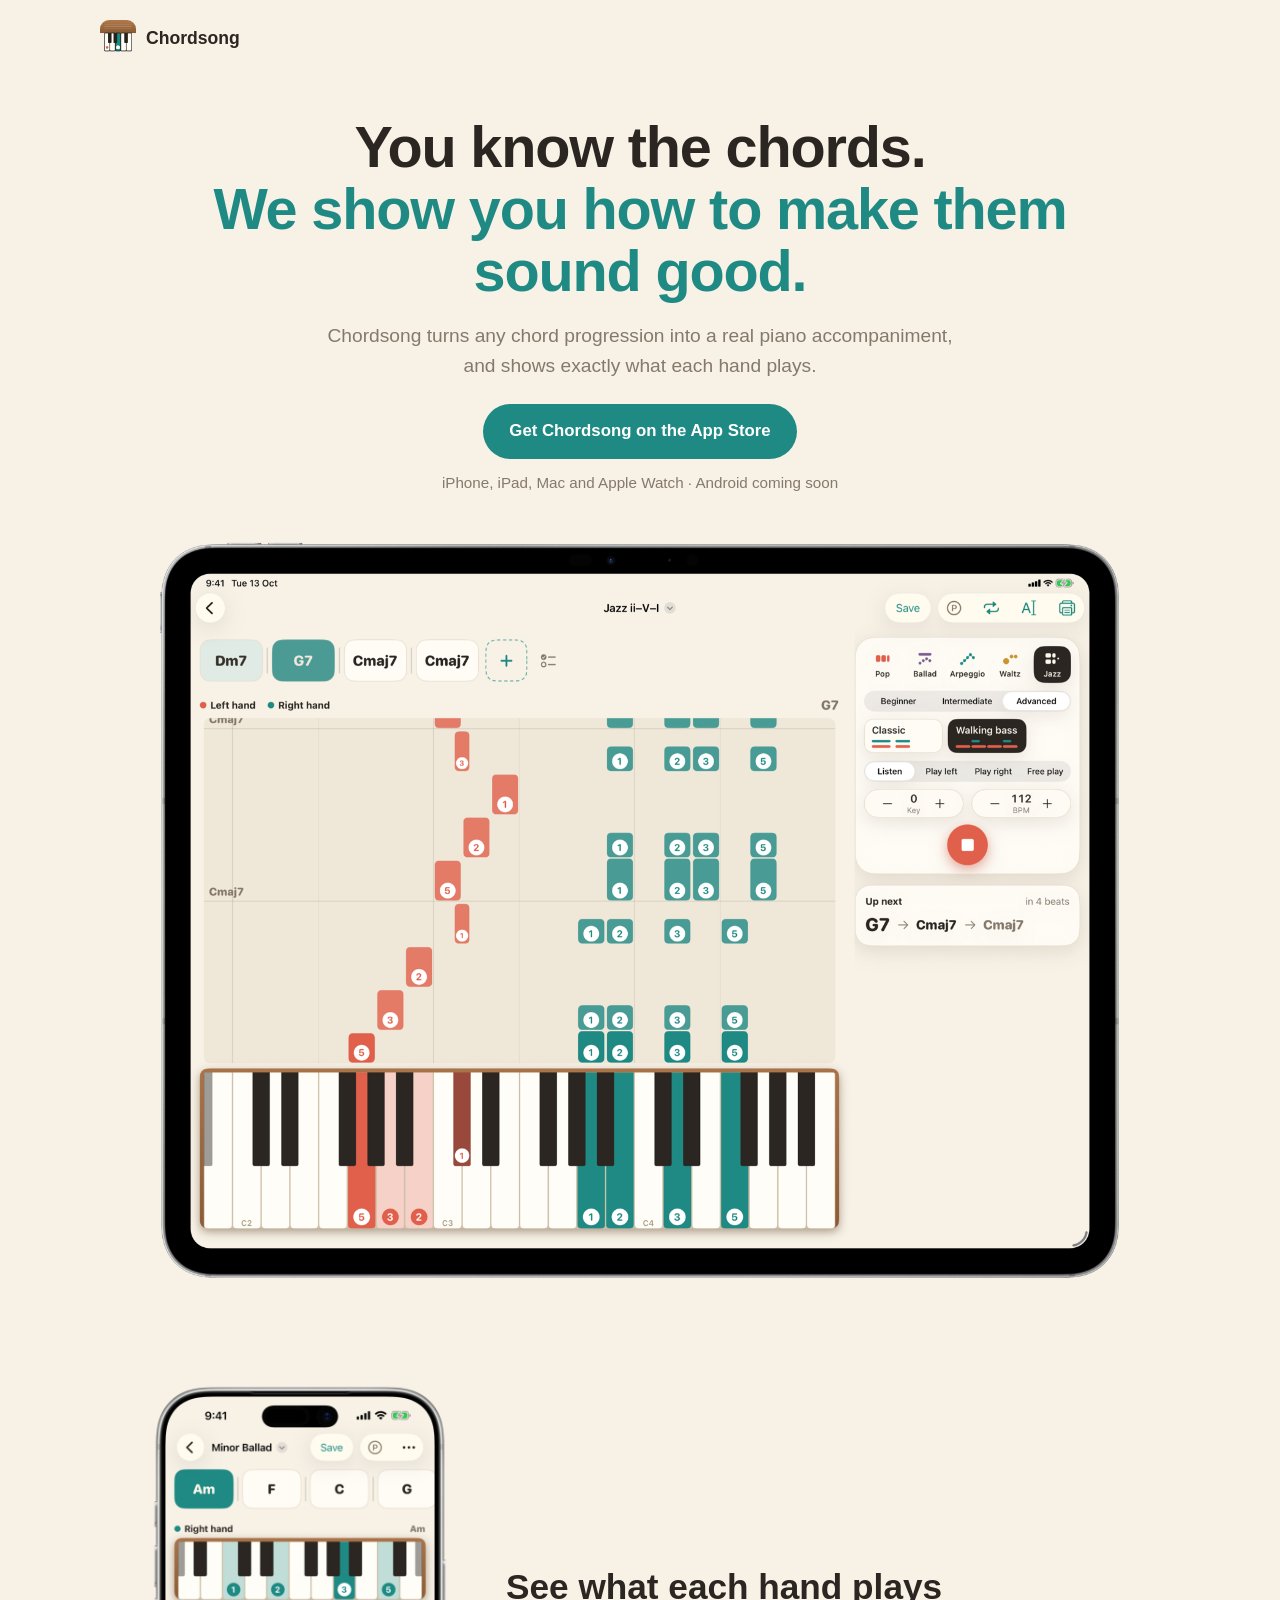
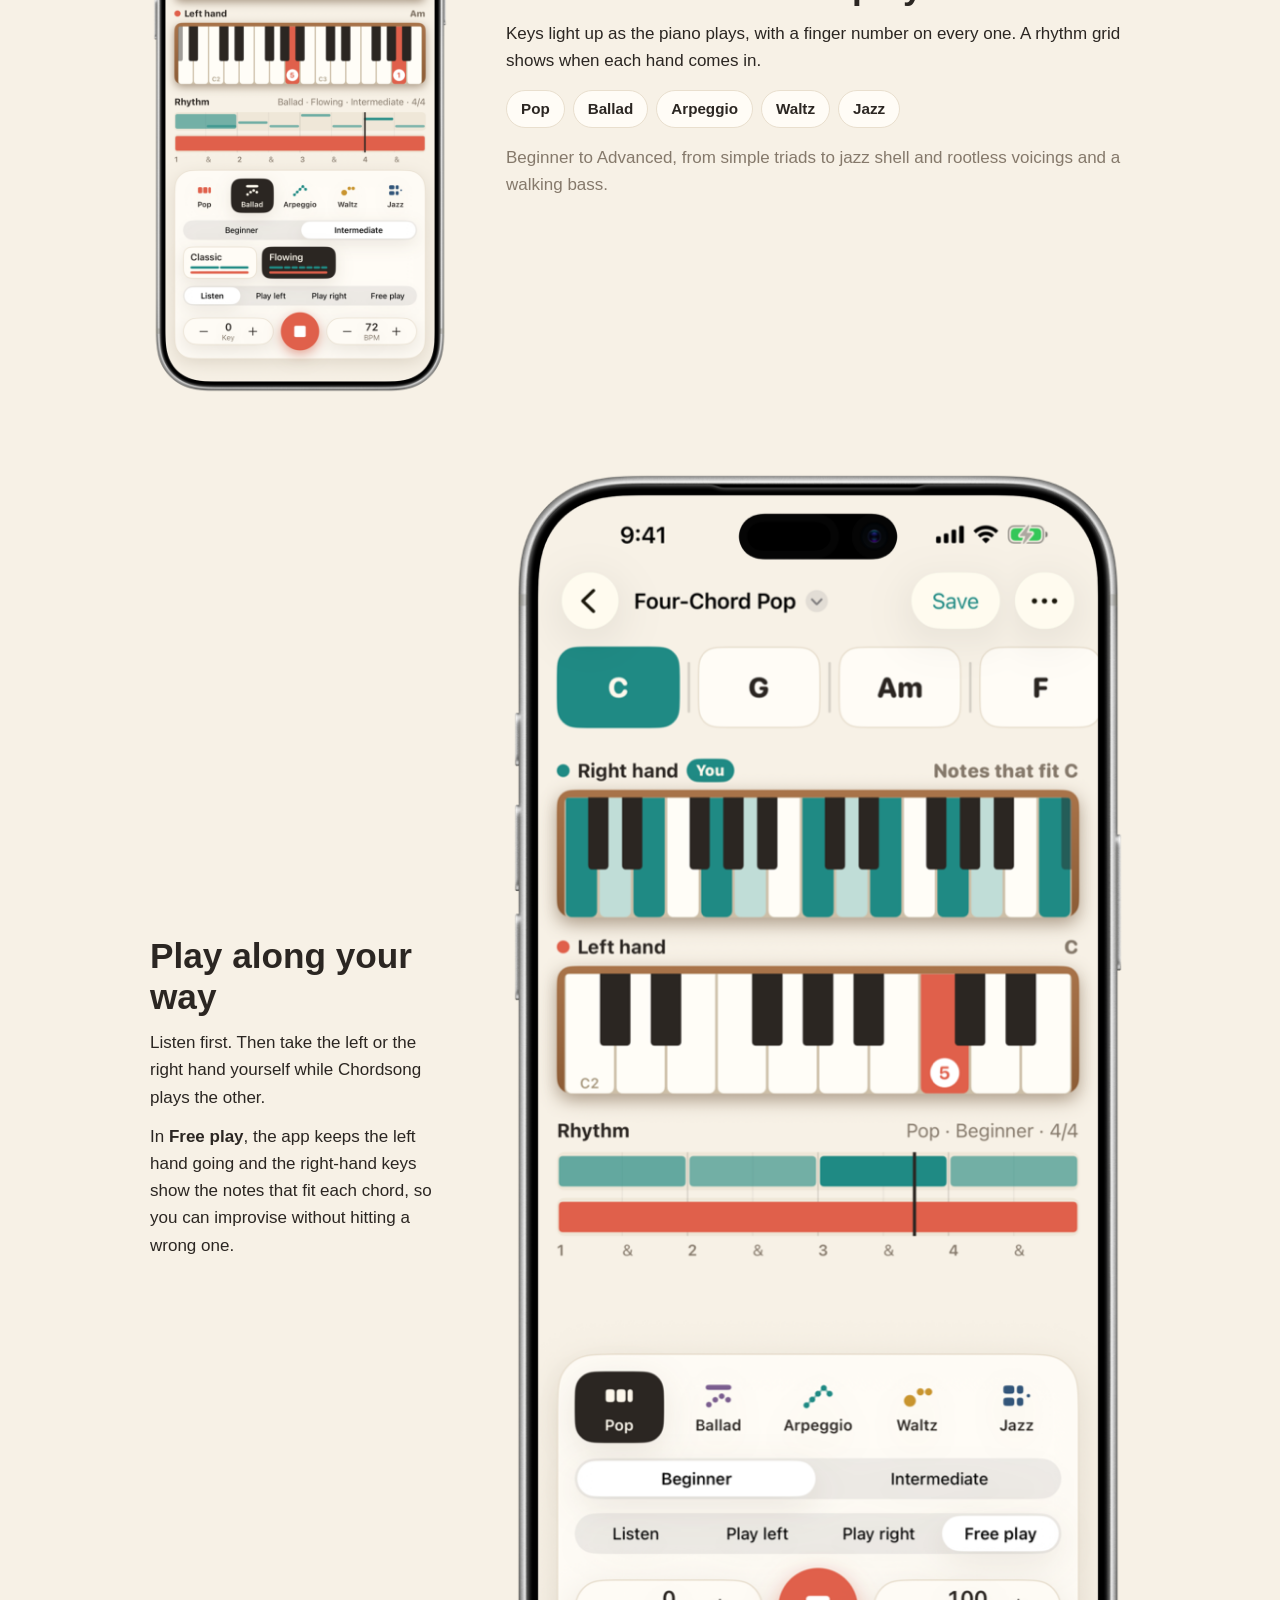
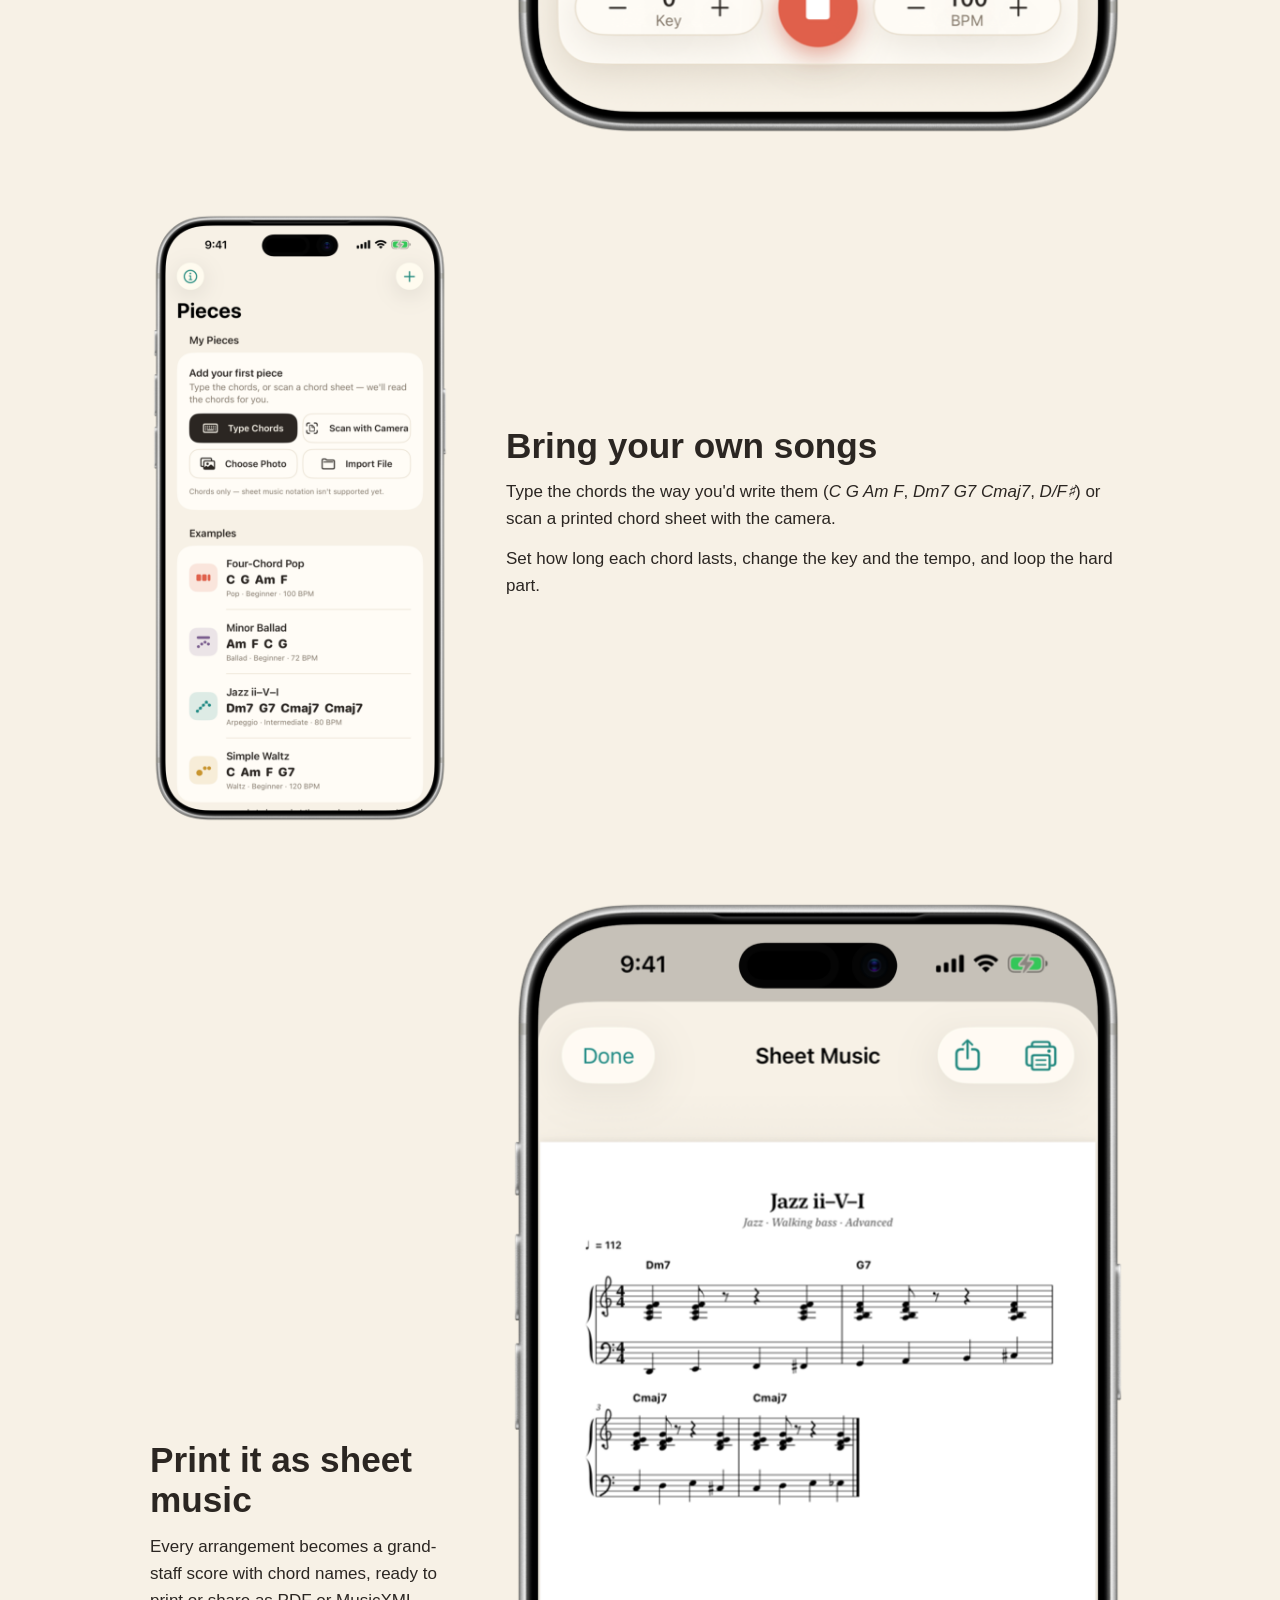
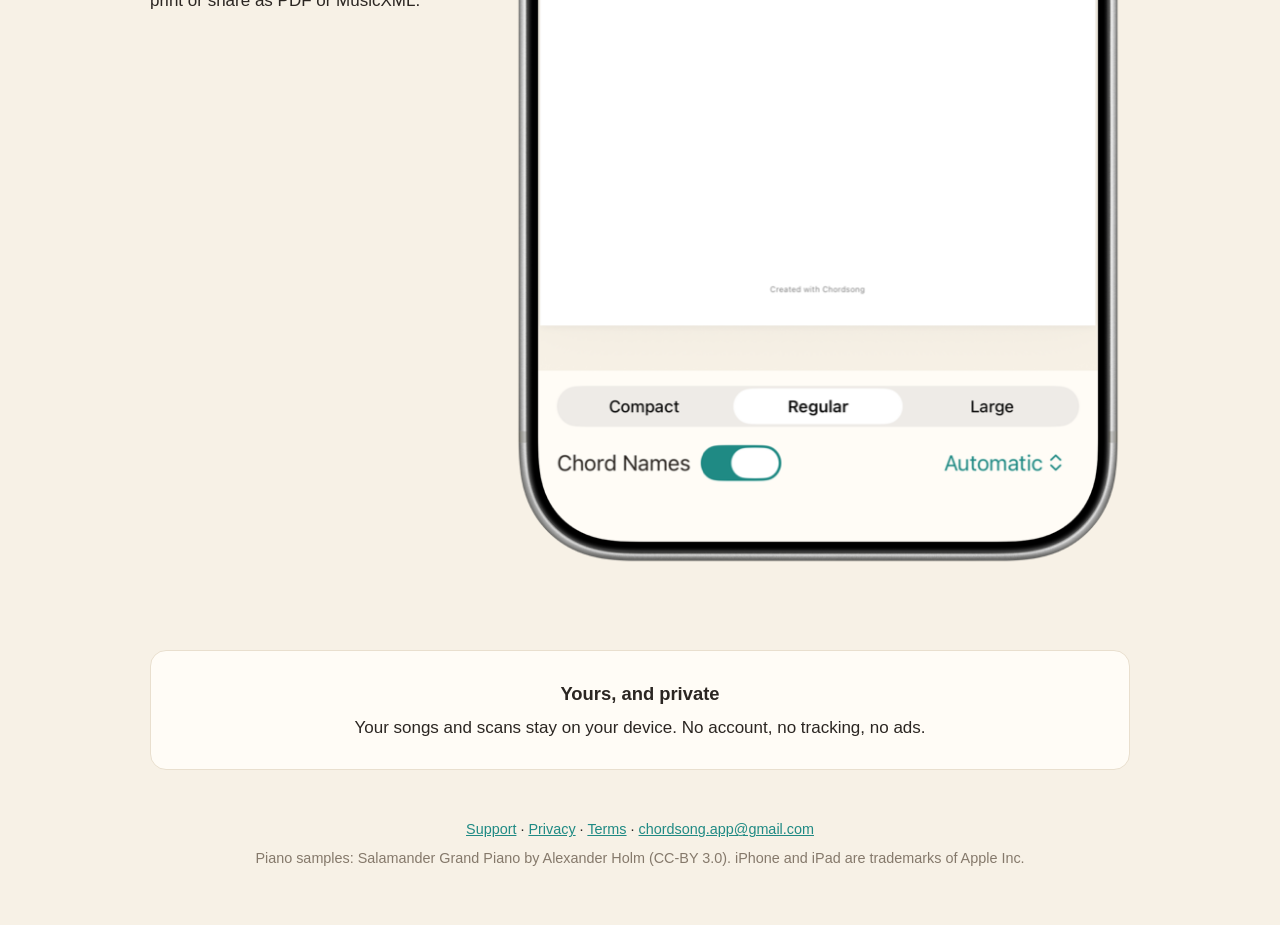
<file: index.html>
<!doctype html>
<html lang="en">
<head>
<meta charset="utf-8">
<meta name="viewport" content="width=device-width, initial-scale=1">
<title>Chordsong — Piano accompaniment from your chords</title>
<meta name="description" content="You know the chords. Chordsong shows you how to make them sound good: piano accompaniment in pop, ballad, waltz and jazz styles, with every key and finger shown.">
<meta property="og:title" content="Chordsong">
<meta property="og:description" content="You know the chords. We show you how to make them sound good.">
<meta property="og:image" content="https://yuvalbrand.github.io/chordsong/img/ipad-2.png">
<link rel="icon" href="img/icon.png">
<link rel="apple-touch-icon" href="img/icon.png">
<link rel="stylesheet" href="style.css">
<link rel="stylesheet" href="home.css">
</head>
<body class="home">

<header class="bar">
  <img src="img/icon.png" alt="" width="36" height="36">
  <span>Chordsong</span>
</header>

<section class="hero">
  <h1>You know the chords.<br><span class="accent">We show you how to make them sound good.</span></h1>
  <p class="lede">Chordsong turns any chord progression into a real piano accompaniment, and shows exactly what each hand plays.</p>
  <div class="get">
    <a class="store" href="https://apps.apple.com/app/id6822710203">Get Chordsong on the App Store</a>
    <p class="muted">iPhone, iPad, Mac and Apple Watch · Android coming soon</p>
  </div>
  <img class="hero-device" src="img/ipad-2.png" alt="Chordsong on iPad: a jazz walking bass falling onto a piano keyboard, with chords Dm7, G7, Cmaj7" width="1600" height="1227">
</section>

<section class="feature">
  <img src="img/iphone-1.png" alt="A ballad playing, with the keys for each hand lit and numbered" width="640" height="1306" loading="lazy">
  <div>
    <h2>See what each hand plays</h2>
    <p>Keys light up as the piano plays, with a finger number on every one. A rhythm grid shows when each hand comes in.</p>
    <ul class="chips"><li>Pop</li><li>Ballad</li><li>Arpeggio</li><li>Waltz</li><li>Jazz</li></ul>
    <p class="muted">Beginner to Advanced, from simple triads to jazz shell and rootless voicings and a walking bass.</p>
  </div>
</section>

<section class="feature flip">
  <img src="img/iphone-3.png" alt="Free play: the right-hand keyboard shows which notes fit the chord" width="640" height="1306" loading="lazy">
  <div>
    <h2>Play along your way</h2>
    <p>Listen first. Then take the left or the right hand yourself while Chordsong plays the other.</p>
    <p>In <strong>Free play</strong>, the app keeps the left hand going and the right-hand keys show the notes that fit each chord, so you can improvise without hitting a wrong one.</p>
  </div>
</section>

<section class="feature">
  <img src="img/iphone-4.png" alt="Your pieces, with built-in examples" width="640" height="1306" loading="lazy">
  <div>
    <h2>Bring your own songs</h2>
    <p>Type the chords the way you'd write them (<em>C G Am F</em>, <em>Dm7 G7 Cmaj7</em>, <em>D/F♯</em>) or scan a printed chord sheet with the camera.</p>
    <p>Set how long each chord lasts, change the key and the tempo, and loop the hard part.</p>
  </div>
</section>

<section class="feature flip">
  <img src="img/iphone-5.png" alt="The arrangement as printable sheet music" width="640" height="1306" loading="lazy">
  <div>
    <h2>Print it as sheet music</h2>
    <p>Every arrangement becomes a grand-staff score with chord names, ready to print or share as PDF or MusicXML.</p>
  </div>
</section>

<section class="promise card">
  <h2>Yours, and private</h2>
  <p>Your songs and scans stay on your device. No account, no tracking, no ads.</p>
</section>

<footer class="site-footer">
  <p><a href="support.html">Support</a> · <a href="privacy.html">Privacy</a> · <a href="terms.html">Terms</a> · <a href="mailto:chordsong.app@gmail.com">chordsong.app@gmail.com</a></p>
  <p class="muted">Piano samples: Salamander Grand Piano by Alexander Holm (CC-BY 3.0). iPhone and iPad are trademarks of Apple Inc.</p>
</footer>

</body>
</html>
</file>
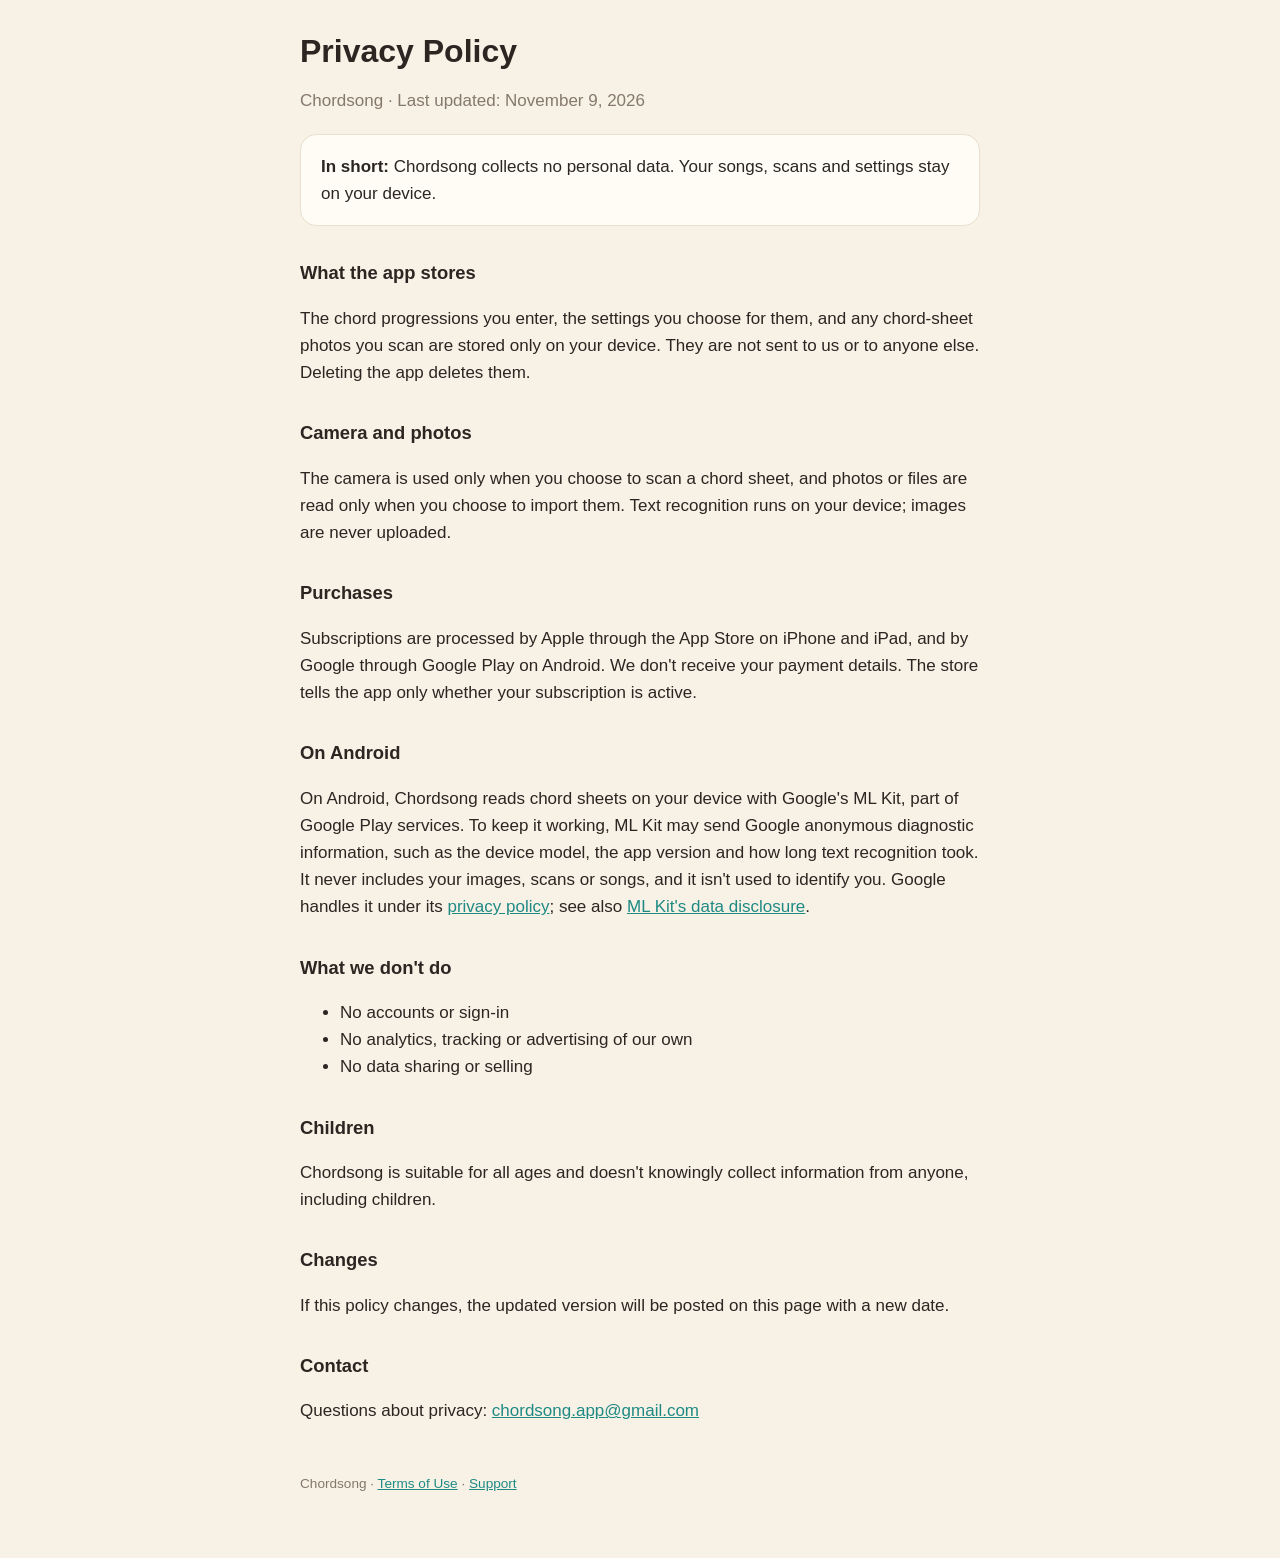
<file: privacy.html>
<!doctype html>
<html lang="en">
<head>
<meta charset="utf-8">
<meta name="viewport" content="width=device-width, initial-scale=1">
<title>Chordsong — Privacy Policy</title>
<link rel="stylesheet" href="style.css">
</head>
<body>
<main>
<h1>Privacy Policy</h1>
<p class="muted">Chordsong · Last updated: November 9, 2026</p>

<div class="card"><strong>In short:</strong> Chordsong collects no personal data. Your songs, scans and settings stay on your device.</div>

<h2>What the app stores</h2>
<p>The chord progressions you enter, the settings you choose for them, and any chord-sheet photos you scan are stored only on your device. They are not sent to us or to anyone else. Deleting the app deletes them.</p>

<h2>Camera and photos</h2>
<p>The camera is used only when you choose to scan a chord sheet, and photos or files are read only when you choose to import them. Text recognition runs on your device; images are never uploaded.</p>

<h2>Purchases</h2>
<p>Subscriptions are processed by Apple through the App Store on iPhone and iPad, and by Google through Google Play on Android. We don't receive your payment details. The store tells the app only whether your subscription is active.</p>

<h2>On Android</h2>
<p>On Android, Chordsong reads chord sheets on your device with Google's ML Kit, part of Google Play services. To keep it working, ML Kit may send Google anonymous diagnostic information, such as the device model, the app version and how long text recognition took. It never includes your images, scans or songs, and it isn't used to identify you. Google handles it under its <a href="https://policies.google.com/privacy">privacy policy</a>; see also <a href="https://developers.google.com/ml-kit/android-data-disclosure">ML Kit's data disclosure</a>.</p>

<h2>What we don't do</h2>
<ul>
<li>No accounts or sign-in</li>
<li>No analytics, tracking or advertising of our own</li>
<li>No data sharing or selling</li>
</ul>

<h2>Children</h2>
<p>Chordsong is suitable for all ages and doesn't knowingly collect information from anyone, including children.</p>

<h2>Changes</h2>
<p>If this policy changes, the updated version will be posted on this page with a new date.</p>

<h2>Contact</h2>
<p>Questions about privacy: <a href="mailto:chordsong.app@gmail.com">chordsong.app@gmail.com</a></p>

<footer>Chordsong · <a href="terms.html">Terms of Use</a> · <a href="support.html">Support</a></footer>
</main>
</body>
</html>
</file>
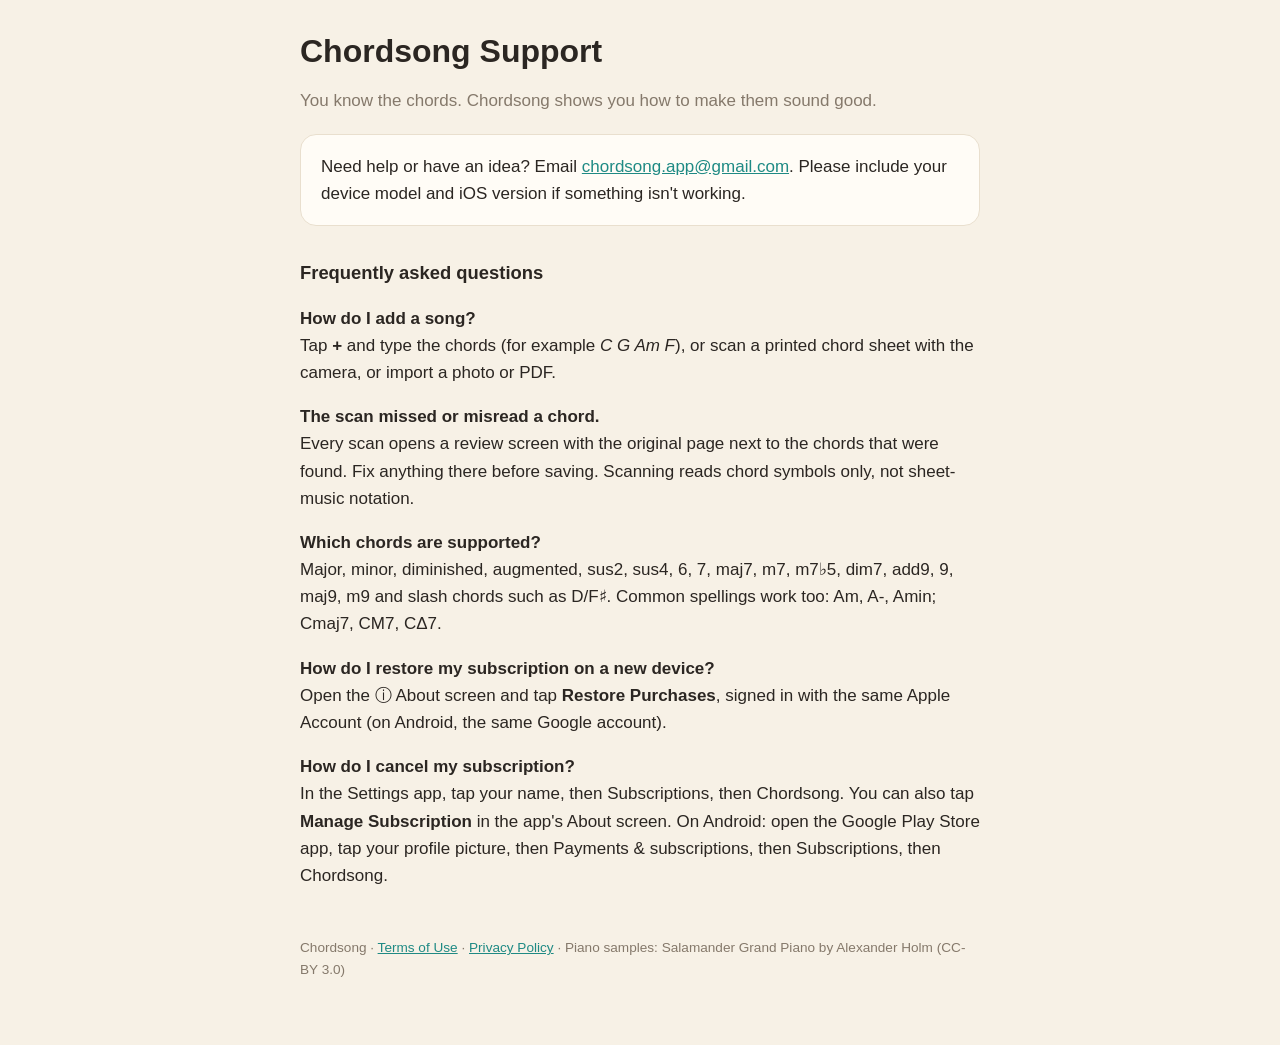
<file: support.html>
<!doctype html>
<html lang="en">
<head>
<meta charset="utf-8">
<meta name="viewport" content="width=device-width, initial-scale=1">
<title>Chordsong — Support</title>
<link rel="stylesheet" href="style.css">
</head>
<body>
<main>
<h1>Chordsong Support</h1>
<p class="muted">You know the chords. Chordsong shows you how to make them sound good.</p>

<div class="card">Need help or have an idea? Email <a href="mailto:chordsong.app@gmail.com">chordsong.app@gmail.com</a>. Please include your device model and iOS version if something isn't working.</div>

<h2>Frequently asked questions</h2>

<p><strong>How do I add a song?</strong><br>
Tap <strong>+</strong> and type the chords (for example <em>C G Am F</em>), or scan a printed chord sheet with the camera, or import a photo or PDF.</p>

<p><strong>The scan missed or misread a chord.</strong><br>
Every scan opens a review screen with the original page next to the chords that were found. Fix anything there before saving. Scanning reads chord symbols only, not sheet-music notation.</p>

<p><strong>Which chords are supported?</strong><br>
Major, minor, diminished, augmented, sus2, sus4, 6, 7, maj7, m7, m7♭5, dim7, add9, 9, maj9, m9 and slash chords such as D/F♯. Common spellings work too: Am, A-, Amin; Cmaj7, CM7, CΔ7.</p>

<p><strong>How do I restore my subscription on a new device?</strong><br>
Open the ⓘ About screen and tap <strong>Restore Purchases</strong>, signed in with the same Apple Account (on Android, the same Google account).</p>

<p><strong>How do I cancel my subscription?</strong><br>
In the Settings app, tap your name, then Subscriptions, then Chordsong. You can also tap <strong>Manage Subscription</strong> in the app's About screen. On Android: open the Google Play Store app, tap your profile picture, then Payments &amp; subscriptions, then Subscriptions, then Chordsong.</p>

<footer>Chordsong · <a href="terms.html">Terms of Use</a> · <a href="privacy.html">Privacy Policy</a> · Piano samples: Salamander Grand Piano by Alexander Holm (CC-BY 3.0)</footer>
</main>
</body>
</html>
</file>
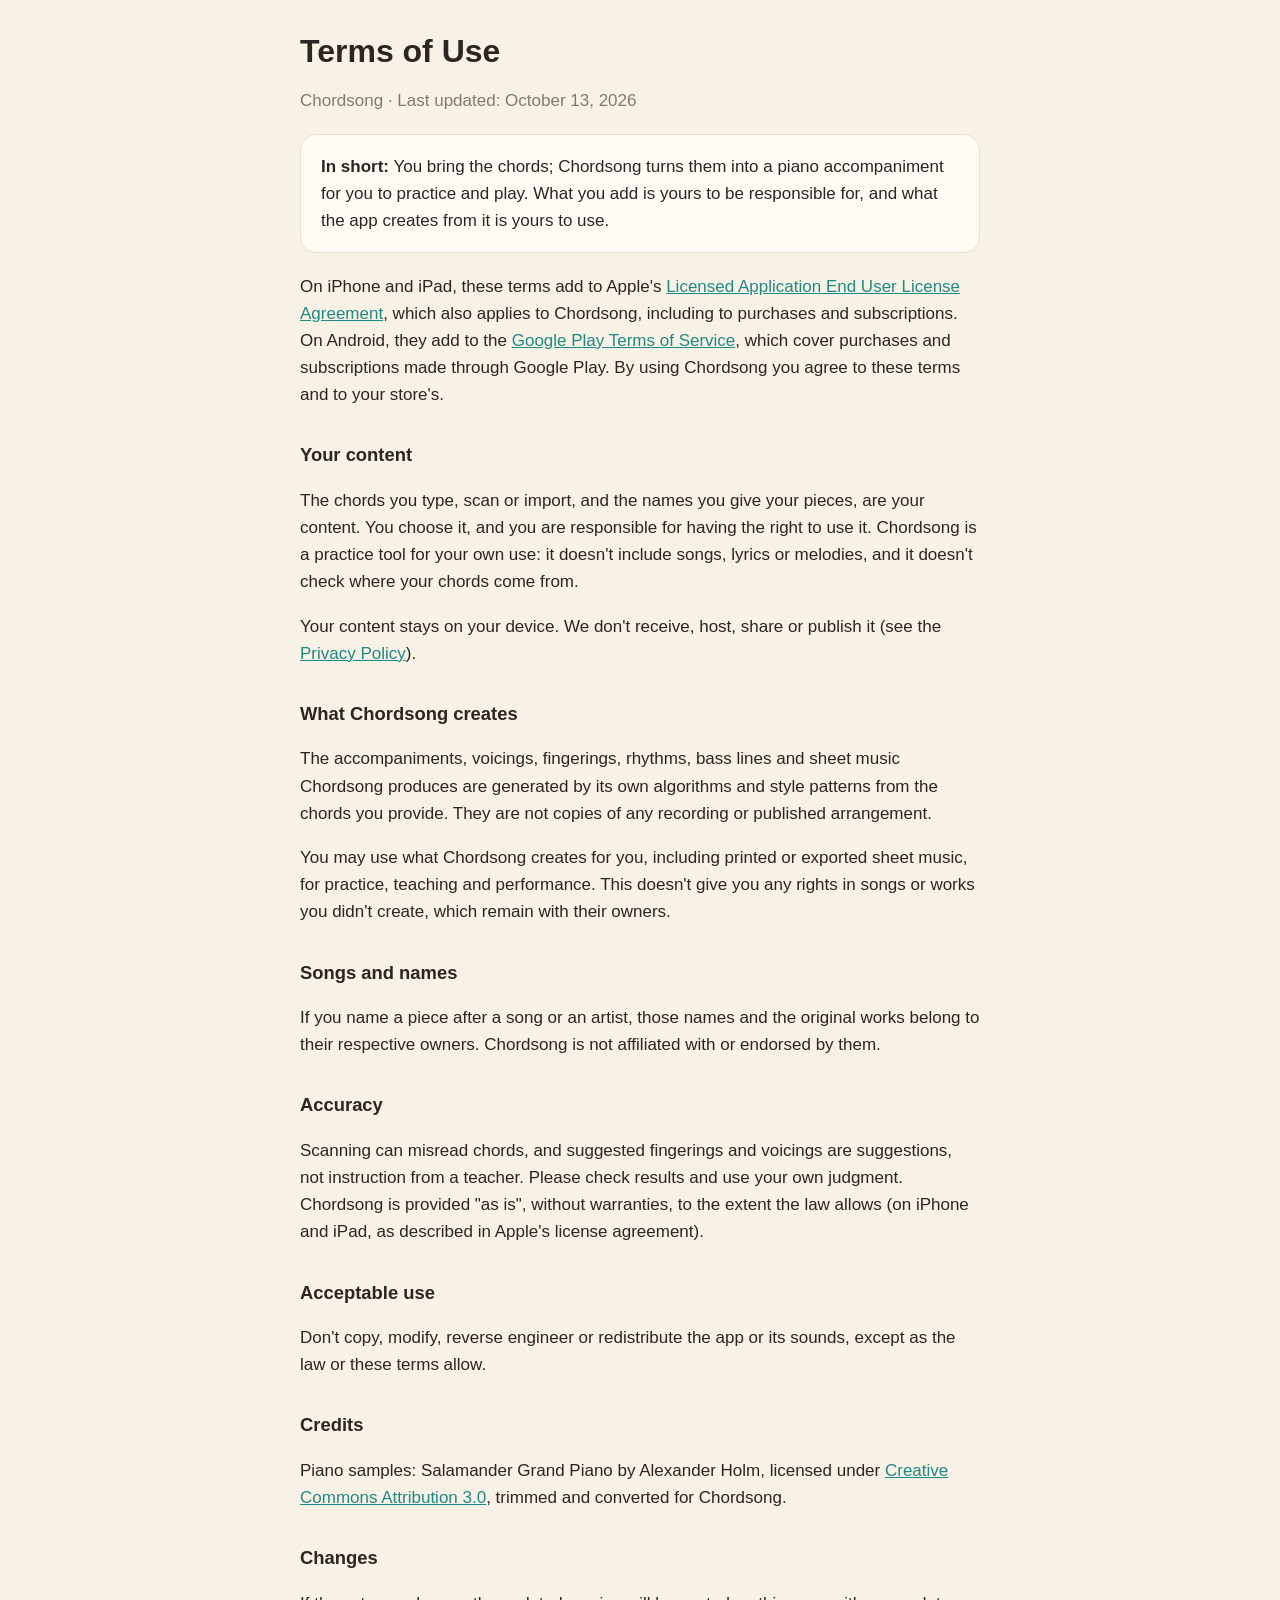
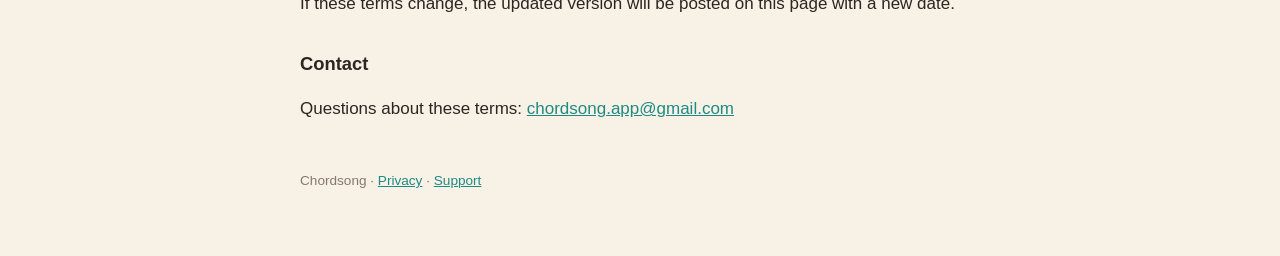
<file: terms.html>
<!doctype html>
<html lang="en">
<head>
<meta charset="utf-8">
<meta name="viewport" content="width=device-width, initial-scale=1">
<title>Chordsong — Terms of Use</title>
<link rel="stylesheet" href="style.css">
</head>
<body>
<main>
<h1>Terms of Use</h1>
<p class="muted">Chordsong · Last updated: October 13, 2026</p>

<div class="card"><strong>In short:</strong> You bring the chords; Chordsong turns them into a piano accompaniment for you to practice and play. What you add is yours to be responsible for, and what the app creates from it is yours to use.</div>

<p>On iPhone and iPad, these terms add to Apple's <a href="https://www.apple.com/legal/internet-services/itunes/dev/stdeula/">Licensed Application End User License Agreement</a>, which also applies to Chordsong, including to purchases and subscriptions. On Android, they add to the <a href="https://play.google/play-terms/">Google Play Terms of Service</a>, which cover purchases and subscriptions made through Google Play. By using Chordsong you agree to these terms and to your store's.</p>

<h2>Your content</h2>
<p>The chords you type, scan or import, and the names you give your pieces, are your content. You choose it, and you are responsible for having the right to use it. Chordsong is a practice tool for your own use: it doesn't include songs, lyrics or melodies, and it doesn't check where your chords come from.</p>
<p>Your content stays on your device. We don't receive, host, share or publish it (see the <a href="privacy.html">Privacy Policy</a>).</p>

<h2>What Chordsong creates</h2>
<p>The accompaniments, voicings, fingerings, rhythms, bass lines and sheet music Chordsong produces are generated by its own algorithms and style patterns from the chords you provide. They are not copies of any recording or published arrangement.</p>
<p>You may use what Chordsong creates for you, including printed or exported sheet music, for practice, teaching and performance. This doesn't give you any rights in songs or works you didn't create, which remain with their owners.</p>

<h2>Songs and names</h2>
<p>If you name a piece after a song or an artist, those names and the original works belong to their respective owners. Chordsong is not affiliated with or endorsed by them.</p>

<h2>Accuracy</h2>
<p>Scanning can misread chords, and suggested fingerings and voicings are suggestions, not instruction from a teacher. Please check results and use your own judgment. Chordsong is provided "as is", without warranties, to the extent the law allows (on iPhone and iPad, as described in Apple's license agreement).</p>

<h2>Acceptable use</h2>
<p>Don't copy, modify, reverse engineer or redistribute the app or its sounds, except as the law or these terms allow.</p>

<h2>Credits</h2>
<p>Piano samples: Salamander Grand Piano by Alexander Holm, licensed under <a href="https://creativecommons.org/licenses/by/3.0/">Creative Commons Attribution 3.0</a>, trimmed and converted for Chordsong.</p>

<h2>Changes</h2>
<p>If these terms change, the updated version will be posted on this page with a new date.</p>

<h2>Contact</h2>
<p>Questions about these terms: <a href="mailto:chordsong.app@gmail.com">chordsong.app@gmail.com</a></p>

<footer>Chordsong · <a href="privacy.html">Privacy</a> · <a href="support.html">Support</a></footer>
</main>
</body>
</html>
</file>
<file: style.css>
:root { --paper: #F7F1E6; --ink: #2B2622; --muted: #85796B; --teal: #1F8A84; --card: #FFFCF6; --line: #E9DFCE; }
@media (prefers-color-scheme: dark) { :root { --paper: #0B1020; --ink: #EEF1FF; --muted: #8D97C2; --teal: #FF6FB1; --card: #161C3A; --line: #272B4B; } }
* { box-sizing: border-box; }
body { margin: 0; padding: 32px 20px 64px; background: var(--paper); color: var(--ink); font: 17px/1.6 -apple-system, BlinkMacSystemFont, "Helvetica Neue", Arial, sans-serif; }
main { max-width: 680px; margin: 0 auto; }
h1 { font-size: 2rem; line-height: 1.2; margin: 0 0 4px; }
h2 { font-size: 1.15rem; margin: 2rem 0 0.4rem; }
p, li { color: var(--ink); }
.muted { color: var(--muted); }
a { color: var(--teal); }
.card { background: var(--card); border: 1px solid var(--line); border-radius: 16px; padding: 18px 20px; margin: 1.2rem 0; }
footer { margin-top: 3rem; font-size: 0.85rem; color: var(--muted); }
</file>
<file: home.css>
/* Landing page layout; colors come from style.css. */
body.home { padding: 0 20px 48px; }
.home h1, .home h2 { font-family: ui-rounded, -apple-system, BlinkMacSystemFont, "Helvetica Neue", Arial, sans-serif; }

.bar { display: flex; align-items: center; gap: 10px; max-width: 1080px; margin: 0 auto; padding: 20px 0; font-weight: 700; font-size: 1.1rem; }
.bar img { border-radius: 9px; }

.hero { max-width: 1080px; margin: 0 auto; padding: 40px 0 24px; text-align: center; }
.hero h1 { font-size: clamp(2rem, 5.4vw, 3.6rem); line-height: 1.08; letter-spacing: -0.02em; margin: 0 auto 18px; max-width: 900px; }
.hero .accent { color: var(--teal); }
.lede { font-size: 1.2rem; color: var(--muted); max-width: 640px; margin: 0 auto 22px; }
.badge { display: inline-block; margin: 0 0 40px; padding: 8px 16px; border-radius: 999px; border: 1px solid var(--line); background: var(--card); font-weight: 600; font-size: 0.95rem; }
.get { margin: 0 0 40px; }
.get .store { display: inline-block; margin: 0 0 12px; padding: 14px 26px; border-radius: 999px; background: var(--teal); color: #fff; font-weight: 700; font-size: 1.05rem; text-decoration: none; }
.get .store:hover { filter: brightness(1.08); }
.get p { margin: 0; font-size: 0.95rem; }
.hero-device { width: 100%; max-width: 980px; height: auto; display: block; margin: 0 auto; }

.feature { max-width: 980px; margin: 72px auto 0; display: grid; grid-template-columns: minmax(200px, 300px) 1fr; gap: 56px; align-items: center; }
.feature img { width: 100%; height: auto; }
.feature.flip img { order: 2; }
.feature h2 { font-size: clamp(1.6rem, 3.2vw, 2.2rem); line-height: 1.15; margin: 0 0 12px; }
.feature p { margin: 0 0 12px; }

.chips { list-style: none; padding: 0; margin: 16px 0; display: flex; flex-wrap: wrap; gap: 8px; }
.chips li { padding: 6px 14px; border-radius: 999px; background: var(--card); border: 1px solid var(--line); font-weight: 600; font-size: 0.95rem; }

.promise { max-width: 980px; margin: 80px auto 0; text-align: center; padding: 28px; }
.promise h2 { margin: 0 0 6px; }
.promise p { margin: 0; }

.site-footer { max-width: 980px; margin: 48px auto 0; text-align: center; font-size: 0.9rem; }
.site-footer p { margin: 6px 0; }

@media (max-width: 720px) {
  .feature, .feature.flip { grid-template-columns: 1fr; gap: 24px; margin-top: 56px; text-align: center; }
  .feature img, .feature.flip img { order: 0; max-width: 260px; margin: 0 auto; }
  .chips { justify-content: center; }
}
</file>
